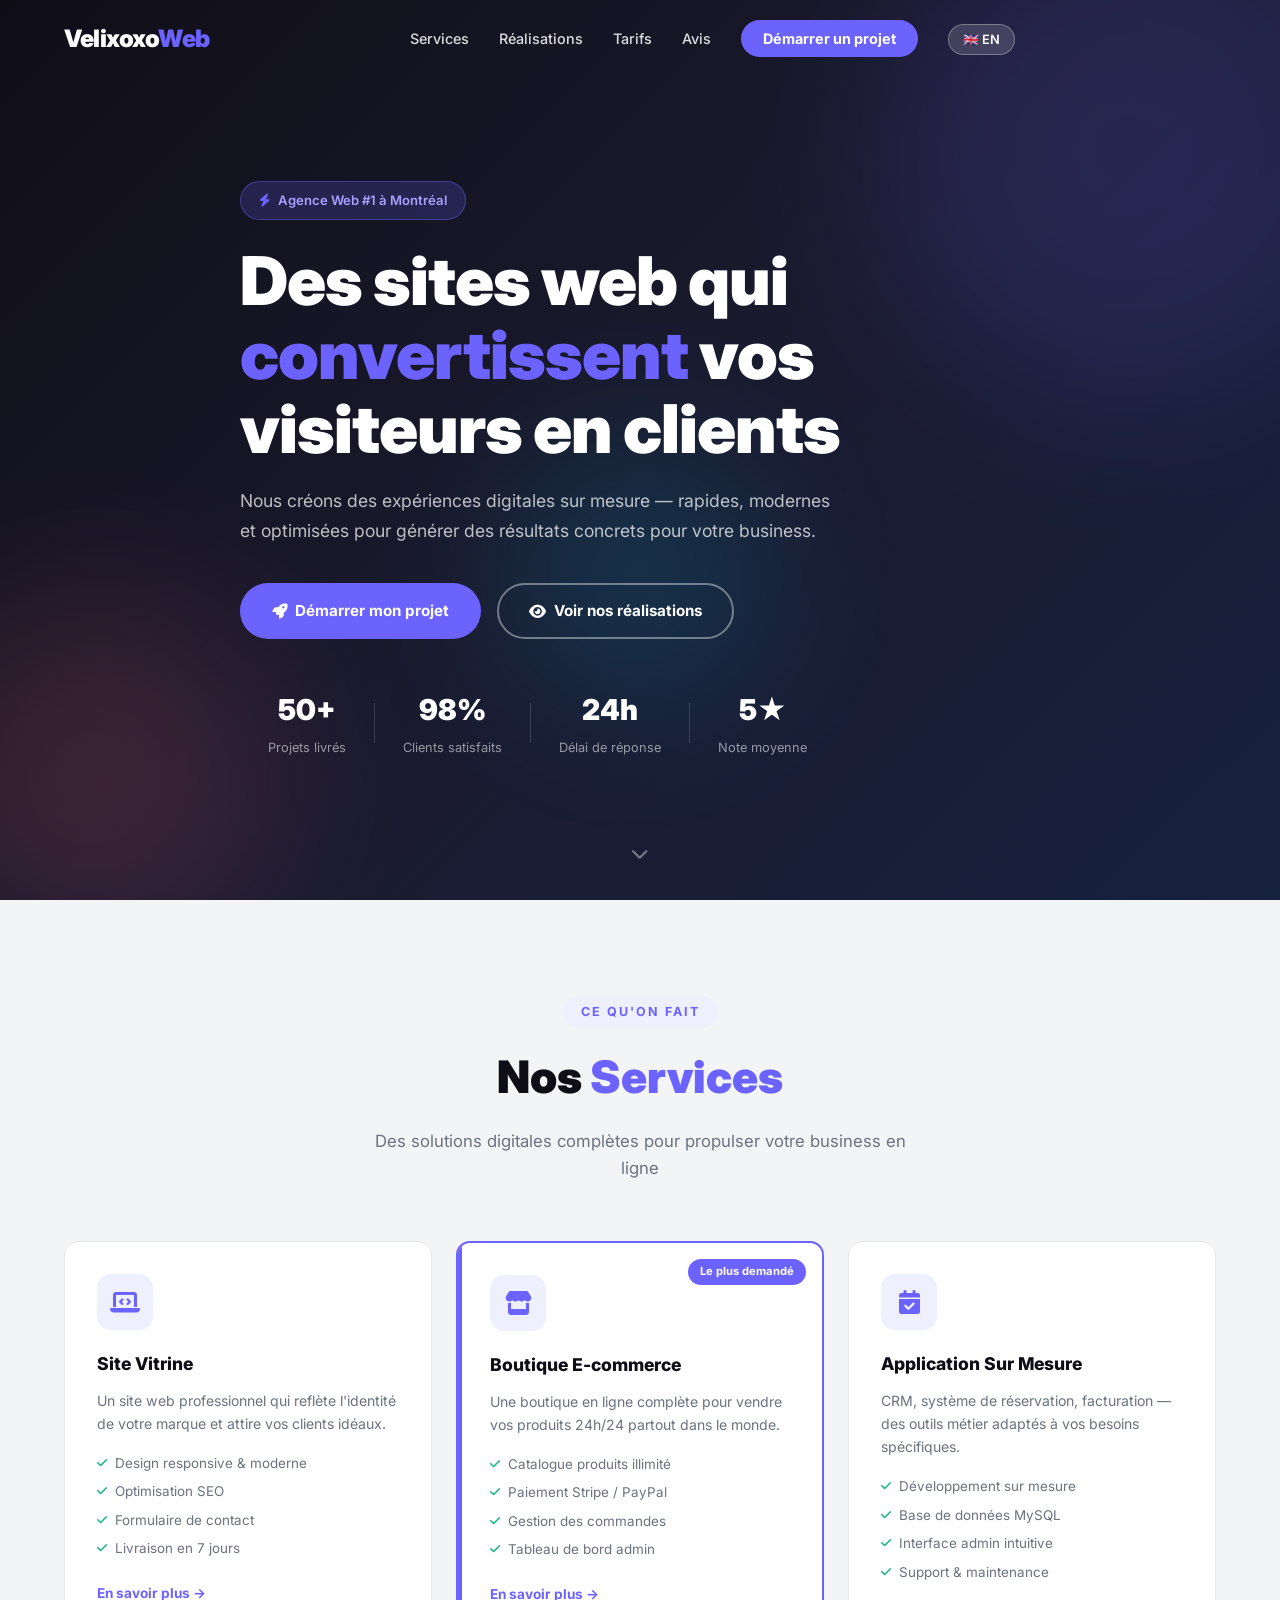
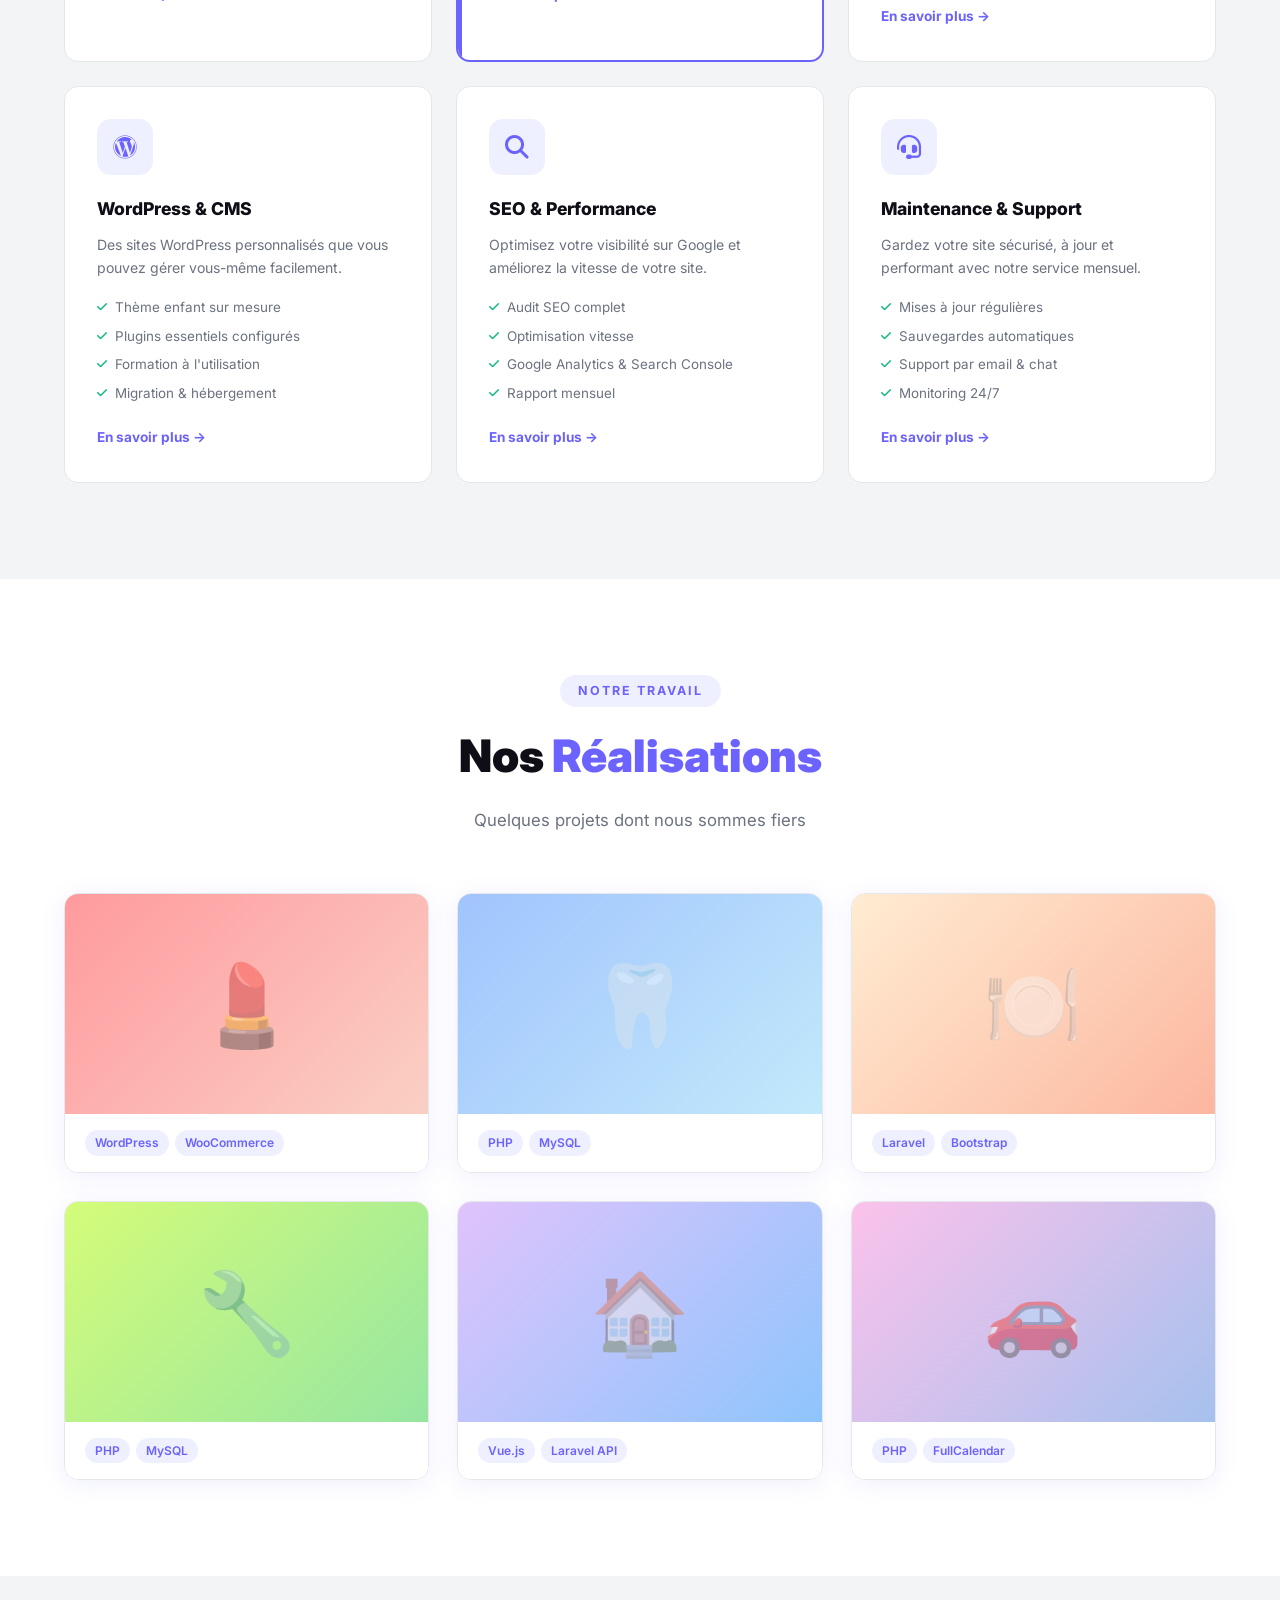
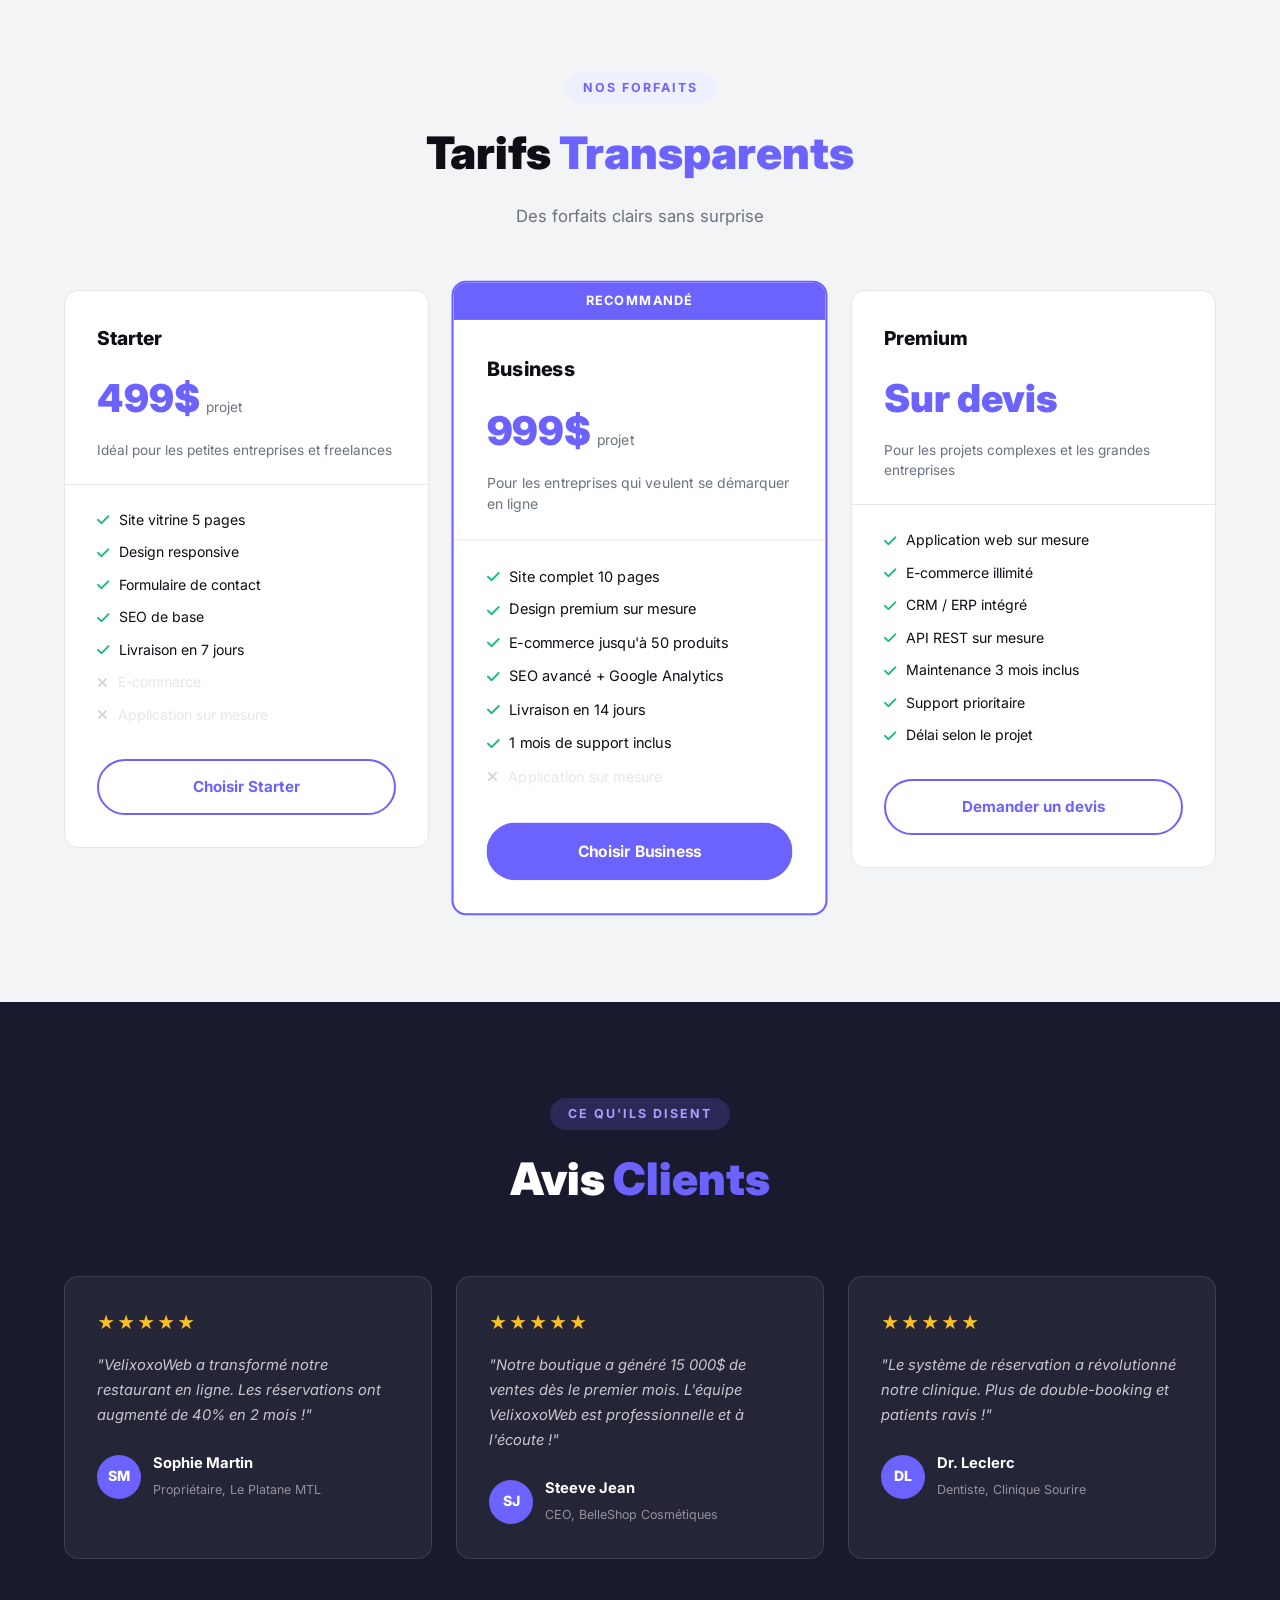
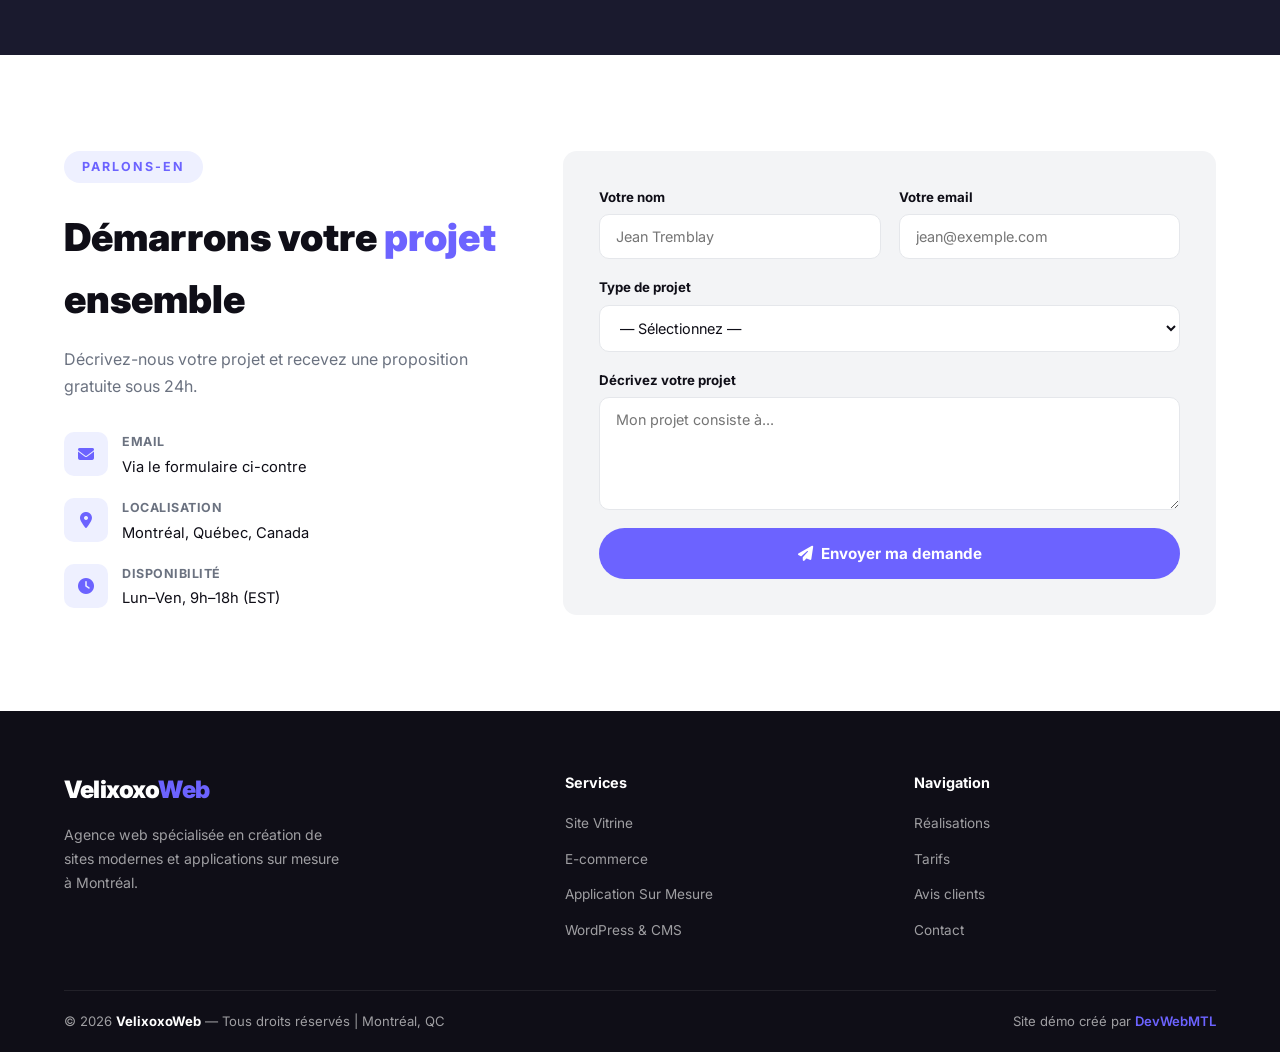
<file: demos/agence-vitrine/index.html>
<!DOCTYPE html>
<html lang="fr" data-lang="fr">
<head>
  <meta charset="UTF-8" />
  <meta name="viewport" content="width=device-width, initial-scale=1.0" />
  <meta name="description" content="VelixoxoWeb — Agence web spécialisée en création de sites modernes, e-commerce et applications web sur mesure à Montréal." />
  <title>VelixoxoWeb | Agence Web Montréal</title>
  <link rel="stylesheet" href="style.css" />
  <link rel="stylesheet" href="https://cdnjs.cloudflare.com/ajax/libs/font-awesome/6.5.0/css/all.min.css" />
  <link href="https://fonts.googleapis.com/css2?family=Inter:wght@300;400;500;600;700;800;900&display=swap" rel="stylesheet" />
</head>
<body>

  <!-- ===== NAVBAR ===== -->
  <nav class="navbar" id="navbar">
    <div class="nav-container">
      <a href="#hero" class="nav-logo">Velixoxo<span>Web</span></a>
      <ul class="nav-links" id="nav-links">
        <li><a href="#services"     data-fr="Services"        data-en="Services">Services</a></li>
        <li><a href="#portfolio"    data-fr="Réalisations"    data-en="Portfolio">Réalisations</a></li>
        <li><a href="#pricing"      data-fr="Tarifs"          data-en="Pricing">Tarifs</a></li>
        <li><a href="#testimonials" data-fr="Avis"            data-en="Reviews">Avis</a></li>
        <li><a href="#contact" class="nav-cta" data-fr="Démarrer un projet" data-en="Start a project">Démarrer un projet</a></li>
        <li><button class="lang-btn" id="lang-btn">🇬🇧 EN</button></li>
      </ul>
      <div class="nav-right">
        <button class="lang-btn-mobile" id="lang-btn-mobile">🇬🇧 EN</button>
        <button class="hamburger" id="hamburger" aria-label="Menu">
          <span></span><span></span><span></span>
        </button>
      </div>
    </div>
  </nav>

  <!-- ===== HERO ===== -->
  <section class="hero" id="hero">
    <div class="hero-bg">
      <div class="hero-orb orb1"></div>
      <div class="hero-orb orb2"></div>
      <div class="hero-orb orb3"></div>
    </div>
    <div class="container">
      <div class="hero-content">
        <div class="hero-badge">
          <i class="fas fa-bolt"></i>
          <span data-fr="Agence Web #1 à Montréal" data-en="Montréal's #1 Web Agency">Agence Web #1 à Montréal</span>
        </div>
        <h1 data-fr="Des sites web qui <span>convertissent</span> vos visiteurs en clients"
            data-en="Websites that <span>convert</span> your visitors into clients">
          Des sites web qui <span>convertissent</span> vos visiteurs en clients
        </h1>
        <p data-fr="Nous créons des expériences digitales sur mesure — rapides, modernes et optimisées pour générer des résultats concrets pour votre business."
           data-en="We craft custom digital experiences — fast, modern and optimized to generate real results for your business.">
          Nous créons des expériences digitales sur mesure — rapides, modernes et optimisées pour générer des résultats concrets pour votre business.
        </p>
        <div class="hero-btns">
          <a href="#contact" class="btn btn-primary">
            <i class="fas fa-rocket"></i>
            <span data-fr="Démarrer mon projet" data-en="Start my project">Démarrer mon projet</span>
          </a>
          <a href="#portfolio" class="btn btn-outline">
            <i class="fas fa-eye"></i>
            <span data-fr="Voir nos réalisations" data-en="See our work">Voir nos réalisations</span>
          </a>
        </div>
        <div class="hero-stats">
          <div class="hero-stat">
            <strong>50+</strong>
            <span data-fr="Projets livrés" data-en="Projects delivered">Projets livrés</span>
          </div>
          <div class="hero-stat-divider"></div>
          <div class="hero-stat">
            <strong>98%</strong>
            <span data-fr="Clients satisfaits" data-en="Satisfied clients">Clients satisfaits</span>
          </div>
          <div class="hero-stat-divider"></div>
          <div class="hero-stat">
            <strong>24h</strong>
            <span data-fr="Délai de réponse" data-en="Response time">Délai de réponse</span>
          </div>
          <div class="hero-stat-divider"></div>
          <div class="hero-stat">
            <strong>5★</strong>
            <span data-fr="Note moyenne" data-en="Average rating">Note moyenne</span>
          </div>
        </div>
      </div>
    </div>
    <a href="#services" class="hero-scroll"><i class="fas fa-chevron-down"></i></a>
  </section>

  <!-- ===== SERVICES ===== -->
  <section class="services" id="services">
    <div class="container">
      <div class="section-header">
        <span class="section-tag" data-fr="Ce qu'on fait" data-en="What we do">Ce qu'on fait</span>
        <h2 data-fr="Nos <span>Services</span>" data-en="Our <span>Services</span>">Nos <span>Services</span></h2>
        <p data-fr="Des solutions digitales complètes pour propulser votre business en ligne"
           data-en="Complete digital solutions to propel your business online">
          Des solutions digitales complètes pour propulser votre business en ligne
        </p>
      </div>
      <div class="services-grid">

        <div class="service-card fade-up">
          <div class="service-icon"><i class="fas fa-laptop-code"></i></div>
          <h3 data-fr="Site Vitrine" data-en="Showcase Website">Site Vitrine</h3>
          <p data-fr="Un site web professionnel qui reflète l'identité de votre marque et attire vos clients idéaux."
             data-en="A professional website that reflects your brand identity and attracts your ideal clients.">
            Un site web professionnel qui reflète l'identité de votre marque et attire vos clients idéaux.
          </p>
          <ul class="service-list">
            <li><i class="fas fa-check"></i><span data-fr="Design responsive & moderne" data-en="Responsive & modern design">Design responsive & moderne</span></li>
            <li><i class="fas fa-check"></i><span data-fr="Optimisation SEO" data-en="SEO optimization">Optimisation SEO</span></li>
            <li><i class="fas fa-check"></i><span data-fr="Formulaire de contact" data-en="Contact form">Formulaire de contact</span></li>
            <li><i class="fas fa-check"></i><span data-fr="Livraison en 7 jours" data-en="Delivered in 7 days">Livraison en 7 jours</span></li>
          </ul>
          <a href="#contact" class="service-link" data-fr="En savoir plus →" data-en="Learn more →">En savoir plus →</a>
        </div>

        <div class="service-card featured fade-up">
          <div class="service-badge" data-fr="Le plus demandé" data-en="Most popular">Le plus demandé</div>
          <div class="service-icon"><i class="fas fa-store"></i></div>
          <h3 data-fr="Boutique E-commerce" data-en="E-commerce Store">Boutique E-commerce</h3>
          <p data-fr="Une boutique en ligne complète pour vendre vos produits 24h/24 partout dans le monde."
             data-en="A complete online store to sell your products 24/7 anywhere in the world.">
            Une boutique en ligne complète pour vendre vos produits 24h/24 partout dans le monde.
          </p>
          <ul class="service-list">
            <li><i class="fas fa-check"></i><span data-fr="Catalogue produits illimité" data-en="Unlimited product catalog">Catalogue produits illimité</span></li>
            <li><i class="fas fa-check"></i><span data-fr="Paiement Stripe / PayPal" data-en="Stripe / PayPal payment">Paiement Stripe / PayPal</span></li>
            <li><i class="fas fa-check"></i><span data-fr="Gestion des commandes" data-en="Order management">Gestion des commandes</span></li>
            <li><i class="fas fa-check"></i><span data-fr="Tableau de bord admin" data-en="Admin dashboard">Tableau de bord admin</span></li>
          </ul>
          <a href="#contact" class="service-link" data-fr="En savoir plus →" data-en="Learn more →">En savoir plus →</a>
        </div>

        <div class="service-card fade-up">
          <div class="service-icon"><i class="fas fa-calendar-check"></i></div>
          <h3 data-fr="Application Sur Mesure" data-en="Custom Application">Application Sur Mesure</h3>
          <p data-fr="CRM, système de réservation, facturation — des outils métier adaptés à vos besoins spécifiques."
             data-en="CRM, booking system, invoicing — business tools tailored to your specific needs.">
            CRM, système de réservation, facturation — des outils métier adaptés à vos besoins spécifiques.
          </p>
          <ul class="service-list">
            <li><i class="fas fa-check"></i><span data-fr="Développement sur mesure" data-en="Custom development">Développement sur mesure</span></li>
            <li><i class="fas fa-check"></i><span data-fr="Base de données MySQL" data-en="MySQL database">Base de données MySQL</span></li>
            <li><i class="fas fa-check"></i><span data-fr="Interface admin intuitive" data-en="Intuitive admin interface">Interface admin intuitive</span></li>
            <li><i class="fas fa-check"></i><span data-fr="Support & maintenance" data-en="Support & maintenance">Support & maintenance</span></li>
          </ul>
          <a href="#contact" class="service-link" data-fr="En savoir plus →" data-en="Learn more →">En savoir plus →</a>
        </div>

        <div class="service-card fade-up">
          <div class="service-icon"><i class="fab fa-wordpress"></i></div>
          <h3 data-fr="WordPress & CMS" data-en="WordPress & CMS">WordPress & CMS</h3>
          <p data-fr="Des sites WordPress personnalisés que vous pouvez gérer vous-même facilement."
             data-en="Custom WordPress sites that you can easily manage yourself.">
            Des sites WordPress personnalisés que vous pouvez gérer vous-même facilement.
          </p>
          <ul class="service-list">
            <li><i class="fas fa-check"></i><span data-fr="Thème enfant sur mesure" data-en="Custom child theme">Thème enfant sur mesure</span></li>
            <li><i class="fas fa-check"></i><span data-fr="Plugins essentiels configurés" data-en="Essential plugins configured">Plugins essentiels configurés</span></li>
            <li><i class="fas fa-check"></i><span data-fr="Formation à l'utilisation" data-en="Usage training">Formation à l'utilisation</span></li>
            <li><i class="fas fa-check"></i><span data-fr="Migration & hébergement" data-en="Migration & hosting">Migration & hébergement</span></li>
          </ul>
          <a href="#contact" class="service-link" data-fr="En savoir plus →" data-en="Learn more →">En savoir plus →</a>
        </div>

        <div class="service-card fade-up">
          <div class="service-icon"><i class="fas fa-search"></i></div>
          <h3 data-fr="SEO & Performance" data-en="SEO & Performance">SEO & Performance</h3>
          <p data-fr="Optimisez votre visibilité sur Google et améliorez la vitesse de votre site."
             data-en="Optimize your Google visibility and improve your site speed.">
            Optimisez votre visibilité sur Google et améliorez la vitesse de votre site.
          </p>
          <ul class="service-list">
            <li><i class="fas fa-check"></i><span data-fr="Audit SEO complet" data-en="Full SEO audit">Audit SEO complet</span></li>
            <li><i class="fas fa-check"></i><span data-fr="Optimisation vitesse" data-en="Speed optimization">Optimisation vitesse</span></li>
            <li><i class="fas fa-check"></i><span data-fr="Google Analytics & Search Console" data-en="Google Analytics & Search Console">Google Analytics & Search Console</span></li>
            <li><i class="fas fa-check"></i><span data-fr="Rapport mensuel" data-en="Monthly report">Rapport mensuel</span></li>
          </ul>
          <a href="#contact" class="service-link" data-fr="En savoir plus →" data-en="Learn more →">En savoir plus →</a>
        </div>

        <div class="service-card fade-up">
          <div class="service-icon"><i class="fas fa-headset"></i></div>
          <h3 data-fr="Maintenance & Support" data-en="Maintenance & Support">Maintenance & Support</h3>
          <p data-fr="Gardez votre site sécurisé, à jour et performant avec notre service mensuel."
             data-en="Keep your site secure, updated and performant with our monthly service.">
            Gardez votre site sécurisé, à jour et performant avec notre service mensuel.
          </p>
          <ul class="service-list">
            <li><i class="fas fa-check"></i><span data-fr="Mises à jour régulières" data-en="Regular updates">Mises à jour régulières</span></li>
            <li><i class="fas fa-check"></i><span data-fr="Sauvegardes automatiques" data-en="Automatic backups">Sauvegardes automatiques</span></li>
            <li><i class="fas fa-check"></i><span data-fr="Support par email & chat" data-en="Email & chat support">Support par email & chat</span></li>
            <li><i class="fas fa-check"></i><span data-fr="Monitoring 24/7" data-en="24/7 monitoring">Monitoring 24/7</span></li>
          </ul>
          <a href="#contact" class="service-link" data-fr="En savoir plus →" data-en="Learn more →">En savoir plus →</a>
        </div>

      </div>
    </div>
  </section>

  <!-- ===== PORTFOLIO ===== -->
  <section class="portfolio-section" id="portfolio">
    <div class="container">
      <div class="section-header">
        <span class="section-tag" data-fr="Notre travail" data-en="Our work">Notre travail</span>
        <h2 data-fr="Nos <span>Réalisations</span>" data-en="Our <span>Portfolio</span>">Nos <span>Réalisations</span></h2>
        <p data-fr="Quelques projets dont nous sommes fiers" data-en="Some projects we're proud of">Quelques projets dont nous sommes fiers</p>
      </div>
      <div class="portfolio-grid">

        <div class="portfolio-card fade-up">
          <div class="portfolio-img" style="background:linear-gradient(135deg,#ff9a9e,#fad0c4);">
            <div class="portfolio-overlay">
              <span class="portfolio-cat" data-fr="E-commerce" data-en="E-commerce">E-commerce</span>
              <h4>BelleShop Cosmétiques</h4>
              <p data-fr="Boutique en ligne avec 200+ produits" data-en="Online store with 200+ products">Boutique en ligne avec 200+ produits</p>
            </div>
            <div class="portfolio-emoji">💄</div>
          </div>
          <div class="portfolio-info">
            <div class="portfolio-tags"><span>WordPress</span><span>WooCommerce</span></div>
          </div>
        </div>

        <div class="portfolio-card fade-up">
          <div class="portfolio-img" style="background:linear-gradient(135deg,#a1c4fd,#c2e9fb);">
            <div class="portfolio-overlay">
              <span class="portfolio-cat" data-fr="Santé" data-en="Healthcare">Santé</span>
              <h4>Clinique Sourire</h4>
              <p data-fr="Système RDV dentaire en ligne" data-en="Online dental appointment system">Système RDV dentaire en ligne</p>
            </div>
            <div class="portfolio-emoji">🦷</div>
          </div>
          <div class="portfolio-info">
            <div class="portfolio-tags"><span>PHP</span><span>MySQL</span></div>
          </div>
        </div>

        <div class="portfolio-card fade-up">
          <div class="portfolio-img" style="background:linear-gradient(135deg,#ffecd2,#fcb69f);">
            <div class="portfolio-overlay">
              <span class="portfolio-cat" data-fr="Restaurant" data-en="Restaurant">Restaurant</span>
              <h4>Le Platane MTL</h4>
              <p data-fr="Site vitrine + réservation en ligne" data-en="Showcase + online reservation">Site vitrine + réservation en ligne</p>
            </div>
            <div class="portfolio-emoji">🍽️</div>
          </div>
          <div class="portfolio-info">
            <div class="portfolio-tags"><span>Laravel</span><span>Bootstrap</span></div>
          </div>
        </div>

        <div class="portfolio-card fade-up">
          <div class="portfolio-img" style="background:linear-gradient(135deg,#d4fc79,#96e6a1);">
            <div class="portfolio-overlay">
              <span class="portfolio-cat" data-fr="Automobile" data-en="Automotive">Automobile</span>
              <h4>GarageXpress MTL</h4>
              <p data-fr="Devis & RDV auto en ligne" data-en="Online auto quotes & appointments">Devis & RDV auto en ligne</p>
            </div>
            <div class="portfolio-emoji">🔧</div>
          </div>
          <div class="portfolio-info">
            <div class="portfolio-tags"><span>PHP</span><span>MySQL</span></div>
          </div>
        </div>

        <div class="portfolio-card fade-up">
          <div class="portfolio-img" style="background:linear-gradient(135deg,#e0c3fc,#8ec5fc);">
            <div class="portfolio-overlay">
              <span class="portfolio-cat" data-fr="Immobilier" data-en="Real Estate">Immobilier</span>
              <h4>ImmoMontréal Pro</h4>
              <p data-fr="Listings propriétés + filtre avancé" data-en="Property listings + advanced filter">Listings propriétés + filtre avancé</p>
            </div>
            <div class="portfolio-emoji">🏠</div>
          </div>
          <div class="portfolio-info">
            <div class="portfolio-tags"><span>Vue.js</span><span>Laravel API</span></div>
          </div>
        </div>

        <div class="portfolio-card fade-up">
          <div class="portfolio-img" style="background:linear-gradient(135deg,#fbc2eb,#a6c1ee);">
            <div class="portfolio-overlay">
              <span class="portfolio-cat" data-fr="Éducation" data-en="Education">Éducation</span>
              <h4>École Transport Plus</h4>
              <p data-fr="Réservation de cours en ligne" data-en="Online course booking system">Réservation de cours en ligne</p>
            </div>
            <div class="portfolio-emoji">🚗</div>
          </div>
          <div class="portfolio-info">
            <div class="portfolio-tags"><span>PHP</span><span>FullCalendar</span></div>
          </div>
        </div>

      </div>
    </div>
  </section>

  <!-- ===== PRICING ===== -->
  <section class="pricing" id="pricing">
    <div class="container">
      <div class="section-header">
        <span class="section-tag" data-fr="Nos forfaits" data-en="Our plans">Nos forfaits</span>
        <h2 data-fr="Tarifs <span>Transparents</span>" data-en="<span>Transparent</span> Pricing">Tarifs <span>Transparents</span></h2>
        <p data-fr="Des forfaits clairs sans surprise" data-en="Clear packages with no surprises">
          Des forfaits clairs sans surprise
        </p>
      </div>
      <div class="pricing-grid">

        <div class="pricing-card fade-up">
          <div class="pricing-header">
            <h3>Starter</h3>
            <div class="pricing-price">
              <span class="price-amount">499$</span>
              <span class="price-period" data-fr="projet" data-en="project">projet</span>
            </div>
            <p data-fr="Idéal pour les petites entreprises et freelances"
               data-en="Ideal for small businesses and freelancers">
              Idéal pour les petites entreprises et freelances
            </p>
          </div>
          <ul class="pricing-list">
            <li><i class="fas fa-check"></i><span data-fr="Site vitrine 5 pages" data-en="5-page showcase site">Site vitrine 5 pages</span></li>
            <li><i class="fas fa-check"></i><span data-fr="Design responsive" data-en="Responsive design">Design responsive</span></li>
            <li><i class="fas fa-check"></i><span data-fr="Formulaire de contact" data-en="Contact form">Formulaire de contact</span></li>
            <li><i class="fas fa-check"></i><span data-fr="SEO de base" data-en="Basic SEO">SEO de base</span></li>
            <li><i class="fas fa-check"></i><span data-fr="Livraison en 7 jours" data-en="7-day delivery">Livraison en 7 jours</span></li>
            <li class="disabled"><i class="fas fa-times"></i><span>E-commerce</span></li>
            <li class="disabled"><i class="fas fa-times"></i><span data-fr="Application sur mesure" data-en="Custom application">Application sur mesure</span></li>
          </ul>
          <a href="#contact" class="btn btn-outline btn-full" data-fr="Choisir Starter" data-en="Choose Starter">Choisir Starter</a>
        </div>

        <div class="pricing-card featured fade-up">
          <div class="pricing-badge" data-fr="Recommandé" data-en="Recommended">Recommandé</div>
          <div class="pricing-header">
            <h3>Business</h3>
            <div class="pricing-price">
              <span class="price-amount">999$</span>
              <span class="price-period" data-fr="projet" data-en="project">projet</span>
            </div>
            <p data-fr="Pour les entreprises qui veulent se démarquer en ligne"
               data-en="For businesses that want to stand out online">
              Pour les entreprises qui veulent se démarquer en ligne
            </p>
          </div>
          <ul class="pricing-list">
            <li><i class="fas fa-check"></i><span data-fr="Site complet 10 pages" data-en="Complete 10-page site">Site complet 10 pages</span></li>
            <li><i class="fas fa-check"></i><span data-fr="Design premium sur mesure" data-en="Custom premium design">Design premium sur mesure</span></li>
            <li><i class="fas fa-check"></i><span data-fr="E-commerce jusqu'à 50 produits" data-en="E-commerce up to 50 products">E-commerce jusqu'à 50 produits</span></li>
            <li><i class="fas fa-check"></i><span data-fr="SEO avancé + Google Analytics" data-en="Advanced SEO + Google Analytics">SEO avancé + Google Analytics</span></li>
            <li><i class="fas fa-check"></i><span data-fr="Livraison en 14 jours" data-en="14-day delivery">Livraison en 14 jours</span></li>
            <li><i class="fas fa-check"></i><span data-fr="1 mois de support inclus" data-en="1 month support included">1 mois de support inclus</span></li>
            <li class="disabled"><i class="fas fa-times"></i><span data-fr="Application sur mesure" data-en="Custom application">Application sur mesure</span></li>
          </ul>
          <a href="#contact" class="btn btn-primary btn-full" data-fr="Choisir Business" data-en="Choose Business">Choisir Business</a>
        </div>

        <div class="pricing-card fade-up">
          <div class="pricing-header">
            <h3>Premium</h3>
            <div class="pricing-price">
              <span class="price-amount" data-fr="Sur devis" data-en="On quote">Sur devis</span>
            </div>
            <p data-fr="Pour les projets complexes et les grandes entreprises"
               data-en="For complex projects and large businesses">
              Pour les projets complexes et les grandes entreprises
            </p>
          </div>
          <ul class="pricing-list">
            <li><i class="fas fa-check"></i><span data-fr="Application web sur mesure" data-en="Custom web application">Application web sur mesure</span></li>
            <li><i class="fas fa-check"></i><span data-fr="E-commerce illimité" data-en="Unlimited e-commerce">E-commerce illimité</span></li>
            <li><i class="fas fa-check"></i><span data-fr="CRM / ERP intégré" data-en="Integrated CRM / ERP">CRM / ERP intégré</span></li>
            <li><i class="fas fa-check"></i><span data-fr="API REST sur mesure" data-en="Custom REST API">API REST sur mesure</span></li>
            <li><i class="fas fa-check"></i><span data-fr="Maintenance 3 mois inclus" data-en="3 months maintenance included">Maintenance 3 mois inclus</span></li>
            <li><i class="fas fa-check"></i><span data-fr="Support prioritaire" data-en="Priority support">Support prioritaire</span></li>
            <li><i class="fas fa-check"></i><span data-fr="Délai selon le projet" data-en="Timeline per project">Délai selon le projet</span></li>
          </ul>
          <a href="#contact" class="btn btn-outline btn-full" data-fr="Demander un devis" data-en="Request a quote">Demander un devis</a>
        </div>

      </div>
    </div>
  </section>

  <!-- ===== TESTIMONIALS ===== -->
  <section class="testimonials" id="testimonials">
    <div class="container">
      <div class="section-header">
        <span class="section-tag" data-fr="Ce qu'ils disent" data-en="What they say">Ce qu'ils disent</span>
        <h2 data-fr="Avis <span>Clients</span>" data-en="Client <span>Reviews</span>">Avis <span>Clients</span></h2>
      </div>
      <div class="testimonials-grid">

        <div class="testimonial-card fade-up">
          <div class="testimonial-stars">★★★★★</div>
          <p data-fr='"VelixoxoWeb a transformé notre restaurant en ligne. Les réservations ont augmenté de 40% en 2 mois !"'
             data-en='"VelixoxoWeb transformed our restaurant online. Reservations increased by 40% in 2 months!"'>
            "VelixoxoWeb a transformé notre restaurant en ligne. Les réservations ont augmenté de 40% en 2 mois !"
          </p>
          <div class="testimonial-author">
            <div class="author-avatar">SM</div>
            <div>
              <strong>Sophie Martin</strong>
              <span data-fr="Propriétaire, Le Platane MTL" data-en="Owner, Le Platane MTL">Propriétaire, Le Platane MTL</span>
            </div>
          </div>
        </div>

        <div class="testimonial-card fade-up">
          <div class="testimonial-stars">★★★★★</div>
          <p data-fr='"Notre boutique a généré 15 000$ de ventes dès le premier mois. L&apos;équipe VelixoxoWeb est professionnelle et à l&apos;écoute !"'
             data-en='"Our store generated $15,000 in sales in the first month. The VelixoxoWeb team is professional and attentive!"'>
            "Notre boutique a généré 15 000$ de ventes dès le premier mois. L'équipe VelixoxoWeb est professionnelle et à l'écoute !"
          </p>
          <div class="testimonial-author">
            <div class="author-avatar">SJ</div>
            <div>
              <strong>Steeve Jean</strong>
              <span data-fr="CEO, BelleShop Cosmétiques" data-en="CEO, BelleShop Cosmetics">CEO, BelleShop Cosmétiques</span>
            </div>
          </div>
        </div>

        <div class="testimonial-card fade-up">
          <div class="testimonial-stars">★★★★★</div>
          <p data-fr='"Le système de réservation a révolutionné notre clinique. Plus de double-booking et patients ravis !"'
             data-en='"The booking system revolutionized our clinic. No more double-booking and happy patients!"'>
            "Le système de réservation a révolutionné notre clinique. Plus de double-booking et patients ravis !"
          </p>
          <div class="testimonial-author">
            <div class="author-avatar">DL</div>
            <div>
              <strong>Dr. Leclerc</strong>
              <span data-fr="Dentiste, Clinique Sourire" data-en="Dentist, Clinique Sourire">Dentiste, Clinique Sourire</span>
            </div>
          </div>
        </div>

      </div>
    </div>
  </section>

  <!-- ===== CONTACT ===== -->
  <section class="contact" id="contact">
    <div class="container">
      <div class="contact-grid">
        <div class="contact-left fade-up">
          <span class="section-tag" data-fr="Parlons-en" data-en="Let's talk">Parlons-en</span>
          <h2 data-fr="Démarrons votre <span>projet</span> ensemble"
              data-en="Let's start your <span>project</span> together">
            Démarrons votre <span>projet</span> ensemble
          </h2>
          <p data-fr="Décrivez-nous votre projet et recevez une proposition gratuite sous 24h."
             data-en="Describe your project and receive a free proposal within 24h.">
            Décrivez-nous votre projet et recevez une proposition gratuite sous 24h.
          </p>
          <div class="contact-items">
            <div class="contact-item">
              <div class="ci-icon"><i class="fas fa-envelope"></i></div>
              <div>
                <strong data-fr="Email" data-en="Email">Email</strong>
                <span data-fr="Via le formulaire ci-contre" data-en="Via the form opposite">Via le formulaire ci-contre</span>
              </div>
            </div>
            <div class="contact-item">
              <div class="ci-icon"><i class="fas fa-map-marker-alt"></i></div>
              <div>
                <strong data-fr="Localisation" data-en="Location">Localisation</strong>
                <span>Montréal, Québec, Canada</span>
              </div>
            </div>
            <div class="contact-item">
              <div class="ci-icon"><i class="fas fa-clock"></i></div>
              <div>
                <strong data-fr="Disponibilité" data-en="Availability">Disponibilité</strong>
                <span data-fr="Lun–Ven, 9h–18h (EST)" data-en="Mon–Fri, 9am–6pm (EST)">Lun–Ven, 9h–18h (EST)</span>
              </div>
            </div>
          </div>
        </div>
        <div class="contact-right fade-up">
          <form class="contact-form" id="contact-form" action="" method="POST">
            <div class="form-row">
              <div class="form-group">
                <label data-fr="Votre nom" data-en="Your name">Votre nom</label>
                <input type="text" name="nom" placeholder="Jean Tremblay" required />
              </div>
              <div class="form-group">
                <label data-fr="Votre email" data-en="Your email">Votre email</label>
                <input type="email" name="email" placeholder="jean@exemple.com" required />
              </div>
            </div>
            <div class="form-group">
              <label data-fr="Type de projet" data-en="Project type">Type de projet</label>
              <select name="projet" required>
                <option value=""         data-fr="— Sélectionnez —"       data-en="— Select —">— Sélectionnez —</option>
                <option value="vitrine"  data-fr="Site Vitrine"            data-en="Showcase Website">Site Vitrine</option>
                <option value="ecom"     data-fr="Boutique E-commerce"     data-en="E-commerce Store">Boutique E-commerce</option>
                <option value="app"      data-fr="Application Sur Mesure"  data-en="Custom Application">Application Sur Mesure</option>
                <option value="wp"       data-fr="WordPress / CMS"         data-en="WordPress / CMS">WordPress / CMS</option>
                <option value="autre"    data-fr="Autre"                   data-en="Other">Autre</option>
              </select>
            </div>
            <div class="form-group">
              <label data-fr="Décrivez votre projet" data-en="Describe your project">Décrivez votre projet</label>
              <textarea name="message" rows="5" placeholder="Mon projet consiste à..." required></textarea>
            </div>
            <!-- Honeypot anti-spam -->
            <div style="display:none;" aria-hidden="true">
              <input type="text" id="website" name="website" tabindex="-1" autocomplete="off" />
            </div>



            <button type="button" class="btn btn-primary btn-full" onclick="
                document.getElementById('form-msg').innerHTML='⚠️ <strong>Mode démo</strong> — Formulaire désactivé.';
                document.getElementById('form-msg').style.color='#f59e0b';">
  <i class="fas fa-paper-plane"></i>
  <span data-fr="Envoyer ma demande" data-en="Send my request">Envoyer ma demande</span>
</button>


            <div id="form-msg" class="form-msg"></div>
          </form>
        </div>
      </div>
    </div>
  </section>

  <!-- ===== FOOTER ===== -->
  <footer class="footer">
    <div class="container">
      <div class="footer-grid">
        <div class="footer-brand">
          <a href="#hero" class="nav-logo">Velixoxo<span>Web</span></a>
          <p data-fr="Agence web spécialisée en création de sites modernes et applications sur mesure à Montréal."
             data-en="Web agency specializing in modern website creation and custom applications in Montreal.">
            Agence web spécialisée en création de sites modernes et applications sur mesure à Montréal.
          </p>
        </div>
        <div class="footer-links-col">
          <h4 data-fr="Services" data-en="Services">Services</h4>
          <ul>
            <li><a href="#services" data-fr="Site Vitrine"           data-en="Showcase Website">Site Vitrine</a></li>
            <li><a href="#services" data-fr="E-commerce"             data-en="E-commerce">E-commerce</a></li>
            <li><a href="#services" data-fr="Application Sur Mesure" data-en="Custom Application">Application Sur Mesure</a></li>
            <li><a href="#services" data-fr="WordPress & CMS"        data-en="WordPress & CMS">WordPress & CMS</a></li>
          </ul>
        </div>
        <div class="footer-links-col">
          <h4 data-fr="Navigation" data-en="Navigation">Navigation</h4>
          <ul>
            <li><a href="#portfolio"    data-fr="Réalisations" data-en="Portfolio">Réalisations</a></li>
            <li><a href="#pricing"      data-fr="Tarifs"       data-en="Pricing">Tarifs</a></li>
            <li><a href="#testimonials" data-fr="Avis clients" data-en="Reviews">Avis clients</a></li>
            <li><a href="#contact"      data-fr="Contact"      data-en="Contact">Contact</a></li>
          </ul>
        </div>
      </div>
      <div class="footer-bottom">
        <p>© 2026 <strong>VelixoxoWeb</strong> —
          <span data-fr="Tous droits réservés" data-en="All rights reserved">Tous droits réservés</span>
          | Montréal, QC
        </p>
        <p class="footer-credit">
          <span data-fr="Site démo créé par" data-en="Demo site created by">Site démo créé par</span>
          <a href="https://devwebmtl.github.io" target="_blank">DevWebMTL</a>
        </p>
      </div>
    </div>
  </footer>

  <button class="back-top" id="back-top"><i class="fas fa-arrow-up"></i></button>
  <script src="script.js"></script>
</body>
</html>
</file>
<file: demos/agence-vitrine/style.css>
/* ===== RESET & BASE ===== */
*, *::before, *::after { box-sizing: border-box; margin: 0; padding: 0; }

:root {
  --primary: #6C63FF;
  --primary-dark: #5A52E0;
  --primary-light: #EEF0FF;
  --accent: #FF6584;
  --dark: #0F0E17;
  --dark2: #1A1A2E;
  --dark3: #16213E;
  --gray: #6B7280;
  --gray-light: #F3F4F6;
  --white: #FFFFFF;
  --border: #E5E7EB;
  --success: #10B981;
  --radius: 14px;
  --shadow: 0 4px 24px rgba(108,99,255,0.10);
  --shadow-hover: 0 12px 48px rgba(108,99,255,0.22);
  --transition: 0.3s ease;
  --font: 'Inter', sans-serif;
}

html { scroll-behavior: smooth; }
body { font-family: var(--font); color: var(--dark); background: var(--white); line-height: 1.6; overflow-x: hidden; }
a { text-decoration: none; color: inherit; }
ul { list-style: none; }
img { max-width: 100%; display: block; }
.container { max-width: 1200px; margin: 0 auto; padding: 0 24px; }
section { padding: 96px 0; }

/* ===== BUTTONS ===== */
.btn {
  display: inline-flex; align-items: center; gap: 8px;
  padding: 14px 30px; border-radius: 50px; font-weight: 700;
  font-size: 0.95rem; transition: var(--transition); cursor: pointer;
  border: 2px solid transparent; font-family: var(--font);
}
.btn-primary { background: var(--primary); color: var(--white); }
.btn-primary:hover { background: var(--primary-dark); transform: translateY(-2px); box-shadow: 0 8px 30px rgba(108,99,255,0.35); }
.btn-outline { background: transparent; color: var(--white); border-color: rgba(255,255,255,0.4); }
.btn-outline:hover { background: rgba(255,255,255,0.1); border-color: var(--white); transform: translateY(-2px); }
.btn-outline.dark { color: var(--primary); border-color: var(--primary); }
.btn-outline.dark:hover { background: var(--primary); color: var(--white); }
.btn-full { width: 100%; justify-content: center; }

/* ===== SECTION HEADERS ===== */
.section-header { text-align: center; margin-bottom: 60px; }
.section-tag {
  display: inline-block; background: var(--primary-light); color: var(--primary);
  font-size: 0.78rem; font-weight: 700; letter-spacing: 2px; text-transform: uppercase;
  padding: 6px 18px; border-radius: 50px; margin-bottom: 14px;
}
.section-header h2 { font-size: clamp(2rem,4vw,2.8rem); font-weight: 900; margin-bottom: 14px; }
.section-header h2 span { color: var(--primary); }
.section-header p { color: var(--gray); font-size: 1.05rem; max-width: 560px; margin: 0 auto; }

/* ===== FADE-UP ===== */
.fade-up { opacity: 0; transform: translateY(28px); transition: opacity 0.6s ease, transform 0.6s ease; }
.fade-up.visible { opacity: 1; transform: translateY(0); }

/* ===== NAVBAR ===== */
.navbar { position: fixed; top: 0; width: 100%; z-index: 1000; padding: 20px 0; transition: var(--transition); }
.navbar.scrolled { background: rgba(255,255,255,0.97); backdrop-filter: blur(16px); box-shadow: 0 2px 24px rgba(0,0,0,0.08); padding: 13px 0; }
.nav-container { max-width: 1200px; margin: 0 auto; padding: 0 24px; display: flex; align-items: center; justify-content: space-between; }
.nav-logo { font-size: 1.5rem; font-weight: 900; color: var(--white); letter-spacing: -0.5px; }
.navbar.scrolled .nav-logo { color: var(--dark); }
.nav-logo span { color: var(--primary); }
.nav-links { display: flex; gap: 30px; align-items: center; }
.nav-links a { font-weight: 500; color: rgba(255,255,255,0.85); transition: var(--transition); font-size: 0.9rem; }
.navbar.scrolled .nav-links a { color: var(--dark); }
.nav-links a:hover { color: var(--primary); }
.nav-cta { background: var(--primary) !important; color: var(--white) !important; padding: 10px 22px; border-radius: 50px; font-weight: 700 !important; }
.nav-cta:hover { background: var(--primary-dark) !important; }
.lang-btn { background: rgba(255,255,255,0.15); border: 1px solid rgba(255,255,255,0.3); color: var(--white); padding: 7px 14px; border-radius: 50px; font-size: 0.8rem; font-weight: 600; cursor: pointer; transition: var(--transition); font-family: var(--font); }
.navbar.scrolled .lang-btn { background: var(--gray-light); border-color: var(--border); color: var(--dark); }
.lang-btn:hover { background: var(--primary); border-color: var(--primary); color: var(--white); }
.nav-right { display: flex; align-items: center; gap: 10px; }
.lang-btn-mobile { display: none; }
.hamburger { display: none; flex-direction: column; gap: 5px; background: none; border: none; cursor: pointer; }
.hamburger span { display: block; width: 24px; height: 2px; background: var(--white); transition: var(--transition); border-radius: 2px; }
.navbar.scrolled .hamburger span { background: var(--dark); }

/* ===== HERO ===== */
.hero { min-height: 100vh; display: flex; align-items: center; background: linear-gradient(135deg,var(--dark) 0%,var(--dark2) 50%,var(--dark3) 100%); position: relative; overflow: hidden; padding: 120px 0 80px; }
.hero-bg { position: absolute; inset: 0; overflow: hidden; pointer-events: none; }
.hero-orb { position: absolute; border-radius: 50%; filter: blur(80px); opacity: 0.15; animation: orbFloat 8s ease-in-out infinite; }
.orb1 { width: 500px; height: 500px; background: var(--primary); top: -100px; right: -100px; }
.orb2 { width: 350px; height: 350px; background: var(--accent); bottom: -50px; left: -80px; animation-delay: 3s; }
.orb3 { width: 250px; height: 250px; background: #00d4ff; top: 50%; left: 40%; animation-delay: 6s; }
@keyframes orbFloat { 0%,100%{transform:translateY(0) scale(1)} 50%{transform:translateY(-30px) scale(1.05)} }
.hero-content { position: relative; z-index: 1; max-width: 800px; }
.hero-badge { display: inline-flex; align-items: center; gap: 8px; background: rgba(108,99,255,0.2); border: 1px solid rgba(108,99,255,0.4); color: #a89fff; padding: 8px 18px; border-radius: 50px; font-size: 0.82rem; font-weight: 600; margin-bottom: 24px; }
.hero-badge i { color: var(--primary); }
.hero-content h1 { font-size: clamp(2.5rem,6vw,4.2rem); font-weight: 900; color: var(--white); line-height: 1.1; margin-bottom: 20px; letter-spacing: -1px; }
.hero-content h1 span { color: var(--primary); }
.hero-content > p { font-size: 1.1rem; color: rgba(255,255,255,0.72); max-width: 600px; margin-bottom: 36px; line-height: 1.75; }
.hero-btns { display: flex; gap: 16px; flex-wrap: wrap; margin-bottom: 48px; }
.hero-stats { display: flex; align-items: center; flex-wrap: wrap; }
.hero-stat { text-align: center; padding: 0 28px; }
.hero-stat strong { display: block; font-size: 1.8rem; font-weight: 900; color: var(--white); }
.hero-stat span { font-size: 0.8rem; color: rgba(255,255,255,0.55); }
.hero-stat-divider { width: 1px; height: 40px; background: rgba(255,255,255,0.15); }
.hero-scroll { position: absolute; bottom: 32px; left: 50%; transform: translateX(-50%); color: rgba(255,255,255,0.4); font-size: 1.1rem; animation: bounce 2s ease-in-out infinite; z-index: 1; }
@keyframes bounce { 0%,100%{transform:translateX(-50%) translateY(0)} 50%{transform:translateX(-50%) translateY(8px)} }

/* ===== SERVICES ===== */
.services { background: var(--gray-light); }
.services-grid { display: grid; grid-template-columns: repeat(auto-fit,minmax(300px,1fr)); gap: 24px; }
.service-card { background: var(--white); border-radius: var(--radius); padding: 32px; border: 1px solid var(--border); transition: var(--transition); position: relative; overflow: hidden; }
.service-card::before { content:''; position: absolute; top:0; left:0; width:4px; height:0; background: var(--primary); transition: height 0.3s ease; }
.service-card:hover::before { height: 100%; }
.service-card:hover { transform: translateY(-6px); box-shadow: var(--shadow-hover); border-color: transparent; }
.service-card.featured { border-color: var(--primary); border-width: 2px; }
.service-card.featured::before { height: 100%; }
.service-badge { position: absolute; top: 16px; right: 16px; background: var(--primary); color: var(--white); font-size: 0.7rem; font-weight: 700; padding: 4px 12px; border-radius: 50px; }
.service-icon { width: 56px; height: 56px; background: var(--primary-light); border-radius: 14px; display: flex; align-items: center; justify-content: center; font-size: 1.5rem; color: var(--primary); margin-bottom: 20px; transition: var(--transition); }
.service-card:hover .service-icon { background: var(--primary); color: var(--white); }
.service-card h3 { font-size: 1.1rem; font-weight: 800; margin-bottom: 10px; }
.service-card p { color: var(--gray); font-size: 0.88rem; margin-bottom: 18px; line-height: 1.65; }
.service-list { display: flex; flex-direction: column; gap: 7px; margin-bottom: 20px; }
.service-list li { font-size: 0.84rem; color: var(--gray); display: flex; align-items: center; gap: 8px; }
.service-list i { color: var(--success); font-size: 0.72rem; }
.service-link { font-size: 0.85rem; font-weight: 700; color: var(--primary); transition: var(--transition); }
.service-link:hover { opacity: 0.8; }

/* ===== PORTFOLIO ===== */
.portfolio-section { background: var(--white); }
.portfolio-grid { display: grid; grid-template-columns: repeat(auto-fill,minmax(320px,1fr)); gap: 28px; }
.portfolio-card { border-radius: var(--radius); overflow: hidden; box-shadow: var(--shadow); transition: var(--transition); border: 1px solid var(--border); }
.portfolio-card:hover { transform: translateY(-8px); box-shadow: var(--shadow-hover); }
.portfolio-img { height: 220px; position: relative; display: flex; align-items: center; justify-content: center; overflow: hidden; }
.portfolio-emoji { font-size: 5rem; opacity: 0.4; transition: var(--transition); }
.portfolio-card:hover .portfolio-emoji { transform: scale(1.15); opacity: 0.6; }
.portfolio-overlay { position: absolute; inset: 0; background: rgba(15,14,23,0.88); display: flex; flex-direction: column; align-items: center; justify-content: center; padding: 24px; opacity: 0; transition: var(--transition); text-align: center; }
.portfolio-card:hover .portfolio-overlay { opacity: 1; }
.portfolio-cat { background: var(--primary); color: var(--white); font-size: 0.72rem; font-weight: 700; padding: 4px 12px; border-radius: 50px; margin-bottom: 10px; letter-spacing: 1px; text-transform: uppercase; }
.portfolio-overlay h4 { color: var(--white); font-size: 1.1rem; font-weight: 800; margin-bottom: 6px; }
.portfolio-overlay p { color: rgba(255,255,255,0.7); font-size: 0.82rem; }
.portfolio-info { padding: 16px 20px; background: var(--white); }
.portfolio-tags { display: flex; flex-wrap: wrap; gap: 6px; }
.portfolio-tags span { background: var(--primary-light); color: var(--primary); font-size: 0.75rem; font-weight: 600; padding: 3px 10px; border-radius: 50px; }

/* ===== PRICING ===== */
.pricing { background: var(--gray-light); }
.pricing-grid { display: grid; grid-template-columns: repeat(auto-fit,minmax(280px,1fr)); gap: 28px; align-items: start; }
.pricing-card { background: var(--white); border-radius: var(--radius); overflow: hidden; border: 1px solid var(--border); transition: var(--transition); position: relative; }
.pricing-card:hover { transform: translateY(-6px); box-shadow: var(--shadow-hover); }
.pricing-card.featured { border-color: var(--primary); border-width: 2px; transform: scale(1.03); }
.pricing-card.featured:hover { transform: scale(1.03) translateY(-6px); }
.pricing-badge { background: var(--primary); color: var(--white); text-align: center; font-size: 0.78rem; font-weight: 700; padding: 8px; letter-spacing: 1px; text-transform: uppercase; }
.pricing-header { padding: 32px 32px 24px; border-bottom: 1px solid var(--border); }
.pricing-header h3 { font-size: 1.2rem; font-weight: 800; margin-bottom: 14px; }
.pricing-price { display: flex; align-items: baseline; gap: 6px; margin-bottom: 10px; }
.price-amount { font-size: 2.4rem; font-weight: 900; color: var(--primary); }
.price-period { font-size: 0.85rem; color: var(--gray); }
.pricing-header p { font-size: 0.85rem; color: var(--gray); line-height: 1.5; }
.pricing-list { padding: 24px 32px; display: flex; flex-direction: column; gap: 10px; margin-bottom: 8px; }
.pricing-list li { display: flex; align-items: center; gap: 10px; font-size: 0.88rem; }
.pricing-list i.fa-check { color: var(--success); }
.pricing-list i.fa-times { color: #D1D5DB; }
.pricing-list li.disabled { color: var(--border); }
.pricing-card .btn { margin: 0 32px 32px; width: calc(100% - 64px); }
.pricing-card .btn-outline { color: var(--primary); border-color: var(--primary); }
.pricing-card .btn-outline:hover { background: var(--primary); color: var(--white); }

/* ===== TESTIMONIALS ===== */
.testimonials { background: var(--dark2); }
.testimonials .section-tag { background: rgba(108,99,255,0.2); color: #a89fff; }
.testimonials .section-header h2 { color: var(--white); }
.testimonials-grid { display: grid; grid-template-columns: repeat(auto-fit,minmax(300px,1fr)); gap: 24px; }
.testimonial-card { background: rgba(255,255,255,0.05); border: 1px solid rgba(255,255,255,0.1); border-radius: var(--radius); padding: 32px; transition: var(--transition); }
.testimonial-card:hover { background: rgba(255,255,255,0.08); transform: translateY(-4px); }
.testimonial-stars { color: #FBBF24; font-size: 1.1rem; margin-bottom: 16px; letter-spacing: 2px; }
.testimonial-card p { color: rgba(255,255,255,0.75); font-size: 0.92rem; line-height: 1.7; margin-bottom: 24px; font-style: italic; }
.testimonial-author { display: flex; align-items: center; gap: 12px; }
.author-avatar { width: 44px; height: 44px; border-radius: 50%; background: var(--primary); color: var(--white); display: flex; align-items: center; justify-content: center; font-weight: 800; font-size: 0.88rem; flex-shrink: 0; }
.testimonial-author strong { display: block; color: var(--white); font-size: 0.92rem; }
.testimonial-author span { font-size: 0.78rem; color: rgba(255,255,255,0.5); }

/* ===== CONTACT ===== */
.contact { background: var(--white); }
.contact-grid { display: grid; grid-template-columns: 1fr 1.5fr; gap: 64px; align-items: start; }
.contact-left h2 { font-size: clamp(1.8rem,3vw,2.4rem); font-weight: 900; margin: 10px 0 16px; }
.contact-left h2 span { color: var(--primary); }
.contact-left > p { color: var(--gray); line-height: 1.7; margin-bottom: 32px; }
.contact-items { display: flex; flex-direction: column; gap: 18px; }
.contact-item { display: flex; align-items: flex-start; gap: 14px; }
.ci-icon { width: 44px; height: 44px; background: var(--primary-light); color: var(--primary); border-radius: 10px; display: flex; align-items: center; justify-content: center; font-size: 1rem; flex-shrink: 0; }
.contact-item strong { display: block; font-size: 0.78rem; font-weight: 700; text-transform: uppercase; letter-spacing: 0.5px; color: var(--gray); margin-bottom: 2px; }
.contact-item span { color: var(--dark); font-size: 0.92rem; }
.contact-form { display: flex; flex-direction: column; gap: 18px; background: var(--gray-light); padding: 36px; border-radius: var(--radius); }
.form-row { display: grid; grid-template-columns: 1fr 1fr; gap: 18px; }
.form-group { display: flex; flex-direction: column; gap: 6px; }
.form-group label { font-size: 0.83rem; font-weight: 700; color: var(--dark); }
.form-group input,
.form-group select,
.form-group textarea { padding: 13px 16px; border: 1.5px solid var(--border); border-radius: 10px; font-family: var(--font); font-size: 0.9rem; color: var(--dark); transition: var(--transition); background: var(--white); resize: vertical; }
.form-group input:focus,
.form-group select:focus,
.form-group textarea:focus { outline: none; border-color: var(--primary); box-shadow: 0 0 0 3px rgba(108,99,255,0.12); }
.form-msg { padding: 12px 16px; border-radius: 10px; font-size: 0.875rem; font-weight: 500; display: none; }
.form-msg.success { background: #D1FAE5; color: #065F46; display: block; }
.form-msg.error { background: #FEE2E2; color: #991B1B; display: block; }

/* ===== FOOTER ===== */
.footer { background: var(--dark); color: rgba(255,255,255,0.6); padding: 60px 0 0; }
.footer-grid { display: grid; grid-template-columns: 1.5fr 1fr 1fr; gap: 48px; margin-bottom: 48px; }
.footer-brand .nav-logo { margin-bottom: 14px; display: inline-block; }
.footer-brand p { font-size: 0.88rem; line-height: 1.7; max-width: 280px; }
.footer-links-col h4 { color: var(--white); font-size: 0.9rem; font-weight: 700; margin-bottom: 16px; }
.footer-links-col ul { display: flex; flex-direction: column; gap: 10px; }
.footer-links-col a { font-size: 0.85rem; transition: var(--transition); }
.footer-links-col a:hover { color: var(--primary); }
.footer-bottom { border-top: 1px solid rgba(255,255,255,0.08); padding: 20px 0; display: flex; justify-content: space-between; align-items: center; flex-wrap: wrap; gap: 8px; font-size: 0.82rem; }
.footer-bottom strong { color: var(--white); }
.footer-credit a { color: var(--primary); font-weight: 600; }

/* ===== BACK TO TOP ===== */
.back-top { position: fixed; bottom: 28px; right: 28px; z-index: 999; width: 46px; height: 46px; background: var(--primary); color: var(--white); border: none; border-radius: 50%; cursor: pointer; font-size: 1rem; box-shadow: 0 4px 20px rgba(108,99,255,0.4); transition: var(--transition); opacity: 0; pointer-events: none; }
.back-top.visible { opacity: 1; pointer-events: all; }
.back-top:hover { background: var(--primary-dark); transform: translateY(-3px); }

/* ===== RESPONSIVE ===== */
@media (max-width: 1024px) {
  .contact-grid { grid-template-columns: 1fr; }
  .footer-grid { grid-template-columns: 1fr 1fr; }
  .footer-brand { grid-column: 1 / -1; }
}
@media (max-width: 768px) {
  section { padding: 64px 0; }
  .nav-links { display: none; position: fixed; top: 0; right: 0; width: 78%; height: 100vh; background: var(--white); flex-direction: column; justify-content: center; align-items: center; gap: 24px; z-index: 999; box-shadow: -4px 0 40px rgba(0,0,0,0.18); }
  .nav-links.open { display: flex; }
  .nav-links a { color: var(--dark) !important; font-size: 1.05rem; }
  .lang-btn { display: none; }
  .lang-btn-mobile { display: block; background: var(--gray-light); border: 1px solid var(--border); color: var(--dark); padding: 7px 12px; border-radius: 50px; font-size: 0.78rem; font-weight: 600; cursor: pointer; font-family: var(--font); }
  .hamburger { display: flex; }
  .form-row { grid-template-columns: 1fr; }
  .footer-grid { grid-template-columns: 1fr; }
  .footer-bottom { flex-direction: column; text-align: center; }
  .pricing-card.featured { transform: scale(1); }
  .hero-stat { padding: 0 12px; }
}
@media (max-width: 480px) {
  .hero-stats { flex-wrap: wrap; justify-content: center; gap: 16px; }
  .hero-stat-divider { display: none; }
  .hero-stat { padding: 8px 16px; background: rgba(255,255,255,0.06); border-radius: 10px; }
  .contact-form { padding: 24px; }
}
</file>
